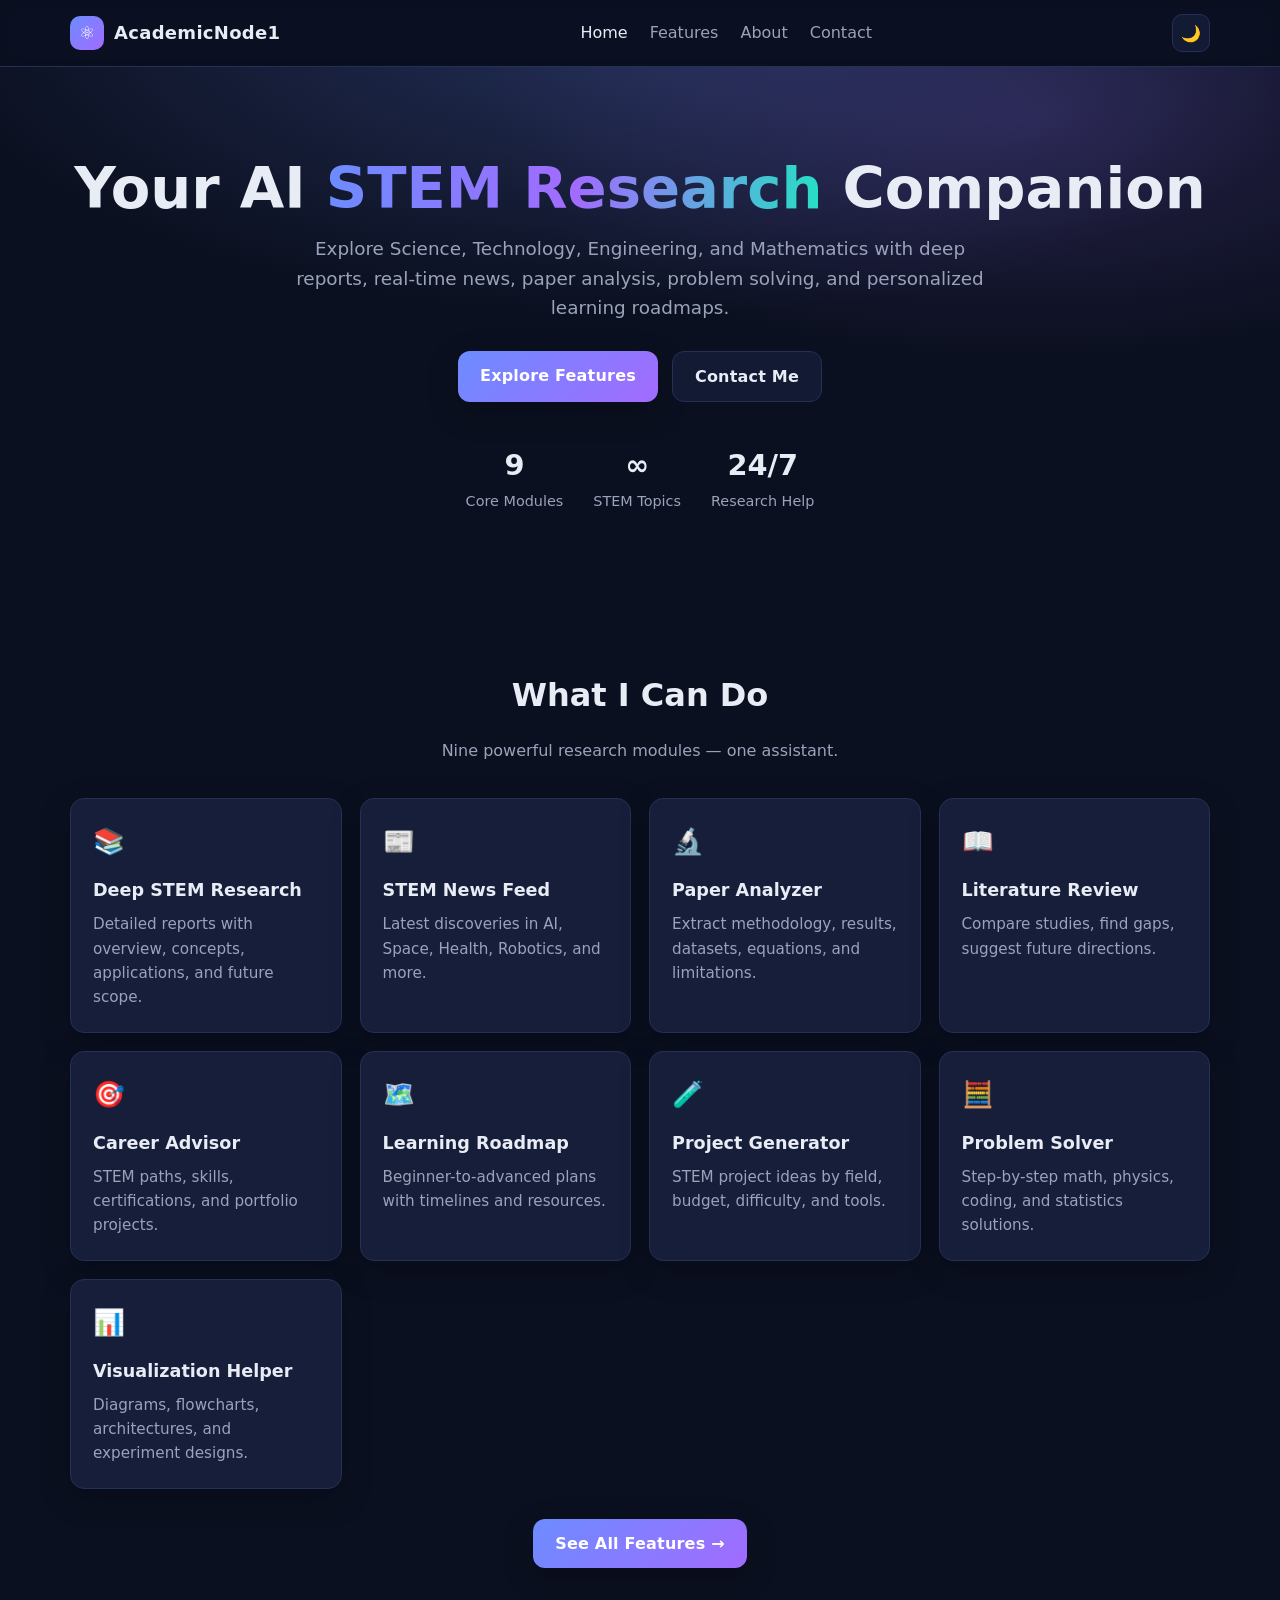
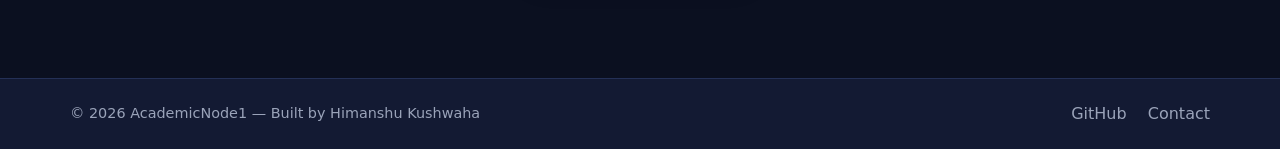
<file: index.html>
<!DOCTYPE html>
<html lang="en">
<head>
  <meta charset="UTF-8" />
  <meta name="viewport" content="width=device-width, initial-scale=1.0" />
  <title>AcademicNode1 — AI STEM Research Agent</title>
  <meta name="description" content="AcademicNode1 is an AI-powered STEM research agent for deep research, news, paper analysis, learning roadmaps, and more." />
  <link rel="stylesheet" href="assets/css/style.css" />
  <link rel="icon" href="assets/img/favicon.svg" type="image/svg+xml" />
</head>
<body>
  <header class="navbar">
    <div class="container nav-inner">
      <a href="index.html" class="brand">
        <span class="brand-mark">⚛</span>
        <span class="brand-name">AcademicNode1</span>
      </a>
      <nav class="nav-links">
        <a href="index.html" class="active">Home</a>
        <a href="features.html">Features</a>
        <a href="about.html">About</a>
        <a href="contact.html">Contact</a>
      </nav>
      <button id="themeToggle" class="theme-toggle" aria-label="Toggle theme">🌙</button>
    </div>
  </header>

  <main>
    <section class="hero">
      <div class="container hero-inner">
        <h1>Your AI <span class="grad">STEM Research</span> Companion</h1>
        <p class="lead">
          Explore Science, Technology, Engineering, and Mathematics with deep reports,
          real-time news, paper analysis, problem solving, and personalized learning roadmaps.
        </p>
        <div class="cta-row">
          <a href="features.html" class="btn btn-primary">Explore Features</a>
          <a href="contact.html" class="btn btn-ghost">Contact Me</a>
        </div>
        <div class="hero-stats">
          <div><strong>9</strong><span>Core Modules</span></div>
          <div><strong>∞</strong><span>STEM Topics</span></div>
          <div><strong>24/7</strong><span>Research Help</span></div>
        </div>
      </div>
    </section>

    <section class="features-preview container">
      <h2>What I Can Do</h2>
      <p class="muted">Nine powerful research modules — one assistant.</p>
      <div class="grid">
        <div class="card"><span class="icon">📚</span><h3>Deep STEM Research</h3><p>Detailed reports with overview, concepts, applications, and future scope.</p></div>
        <div class="card"><span class="icon">📰</span><h3>STEM News Feed</h3><p>Latest discoveries in AI, Space, Health, Robotics, and more.</p></div>
        <div class="card"><span class="icon">🔬</span><h3>Paper Analyzer</h3><p>Extract methodology, results, datasets, equations, and limitations.</p></div>
        <div class="card"><span class="icon">📖</span><h3>Literature Review</h3><p>Compare studies, find gaps, suggest future directions.</p></div>
        <div class="card"><span class="icon">🎯</span><h3>Career Advisor</h3><p>STEM paths, skills, certifications, and portfolio projects.</p></div>
        <div class="card"><span class="icon">🗺️</span><h3>Learning Roadmap</h3><p>Beginner-to-advanced plans with timelines and resources.</p></div>
        <div class="card"><span class="icon">🧪</span><h3>Project Generator</h3><p>STEM project ideas by field, budget, difficulty, and tools.</p></div>
        <div class="card"><span class="icon">🧮</span><h3>Problem Solver</h3><p>Step-by-step math, physics, coding, and statistics solutions.</p></div>
        <div class="card"><span class="icon">📊</span><h3>Visualization Helper</h3><p>Diagrams, flowcharts, architectures, and experiment designs.</p></div>
      </div>
      <div class="center"><a class="btn btn-primary" href="features.html">See All Features →</a></div>
    </section>
  </main>

  <footer class="footer">
    <div class="container footer-inner">
      <p>© <span id="year"></span> AcademicNode1 — Built by Himanshu Kushwaha</p>
      <div class="socials">
        <a href="https://github.com/BrokenDecoder" target="_blank" rel="noopener">GitHub</a>
        <a href="contact.html">Contact</a>
      </div>
    </div>
  </footer>

  <script src="assets/js/main.js"></script>
</body>
</html>
</file>
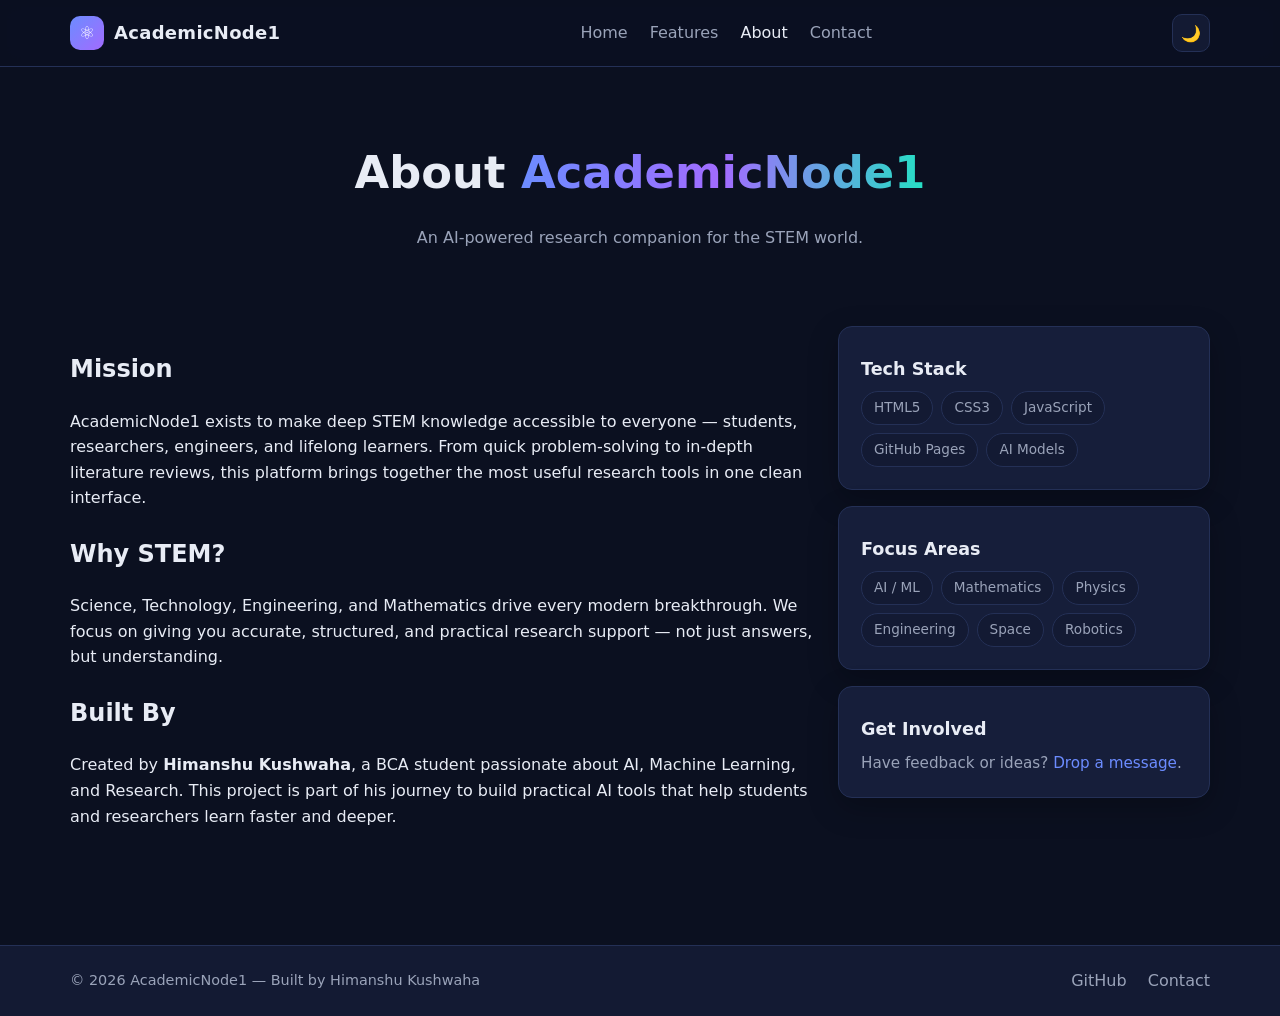
<file: about.html>
<!DOCTYPE html>
<html lang="en">
<head>
  <meta charset="UTF-8" />
  <meta name="viewport" content="width=device-width, initial-scale=1.0" />
  <title>About — AcademicNode1</title>
  <link rel="stylesheet" href="assets/css/style.css" />
  <link rel="icon" href="assets/img/favicon.svg" type="image/svg+xml" />
</head>
<body>
  <header class="navbar">
    <div class="container nav-inner">
      <a href="index.html" class="brand">
        <span class="brand-mark">⚛</span>
        <span class="brand-name">AcademicNode1</span>
      </a>
      <nav class="nav-links">
        <a href="index.html">Home</a>
        <a href="features.html">Features</a>
        <a href="about.html" class="active">About</a>
        <a href="contact.html">Contact</a>
      </nav>
      <button id="themeToggle" class="theme-toggle" aria-label="Toggle theme">🌙</button>
    </div>
  </header>

  <main>
    <section class="page-hero">
      <div class="container">
        <h1>About <span class="grad">AcademicNode1</span></h1>
        <p class="muted">An AI-powered research companion for the STEM world.</p>
      </div>
    </section>

    <section class="container about-grid">
      <div class="about-text">
        <h2>Mission</h2>
        <p>
          AcademicNode1 exists to make deep STEM knowledge accessible to everyone — students, researchers,
          engineers, and lifelong learners. From quick problem-solving to in-depth literature reviews,
          this platform brings together the most useful research tools in one clean interface.
        </p>

        <h2>Why STEM?</h2>
        <p>
          Science, Technology, Engineering, and Mathematics drive every modern breakthrough. We focus on
          giving you accurate, structured, and practical research support — not just answers, but
          understanding.
        </p>

        <h2>Built By</h2>
        <p>
          Created by <strong>Himanshu Kushwaha</strong>, a BCA student passionate about AI, Machine Learning,
          and Research. This project is part of his journey to build practical AI tools that help
          students and researchers learn faster and deeper.
        </p>
      </div>

      <aside class="about-side">
        <div class="card">
          <h3>Tech Stack</h3>
          <ul class="tag-list">
            <li>HTML5</li><li>CSS3</li><li>JavaScript</li>
            <li>GitHub Pages</li><li>AI Models</li>
          </ul>
        </div>
        <div class="card">
          <h3>Focus Areas</h3>
          <ul class="tag-list">
            <li>AI / ML</li><li>Mathematics</li><li>Physics</li>
            <li>Engineering</li><li>Space</li><li>Robotics</li>
          </ul>
        </div>
        <div class="card">
          <h3>Get Involved</h3>
          <p>Have feedback or ideas? <a href="contact.html">Drop a message</a>.</p>
        </div>
      </aside>
    </section>
  </main>

  <footer class="footer">
    <div class="container footer-inner">
      <p>© <span id="year"></span> AcademicNode1 — Built by Himanshu Kushwaha</p>
      <div class="socials">
        <a href="https://github.com/BrokenDecoder" target="_blank" rel="noopener">GitHub</a>
        <a href="contact.html">Contact</a>
      </div>
    </div>
  </footer>

  <script src="assets/js/main.js"></script>
</body>
</html>
</file>
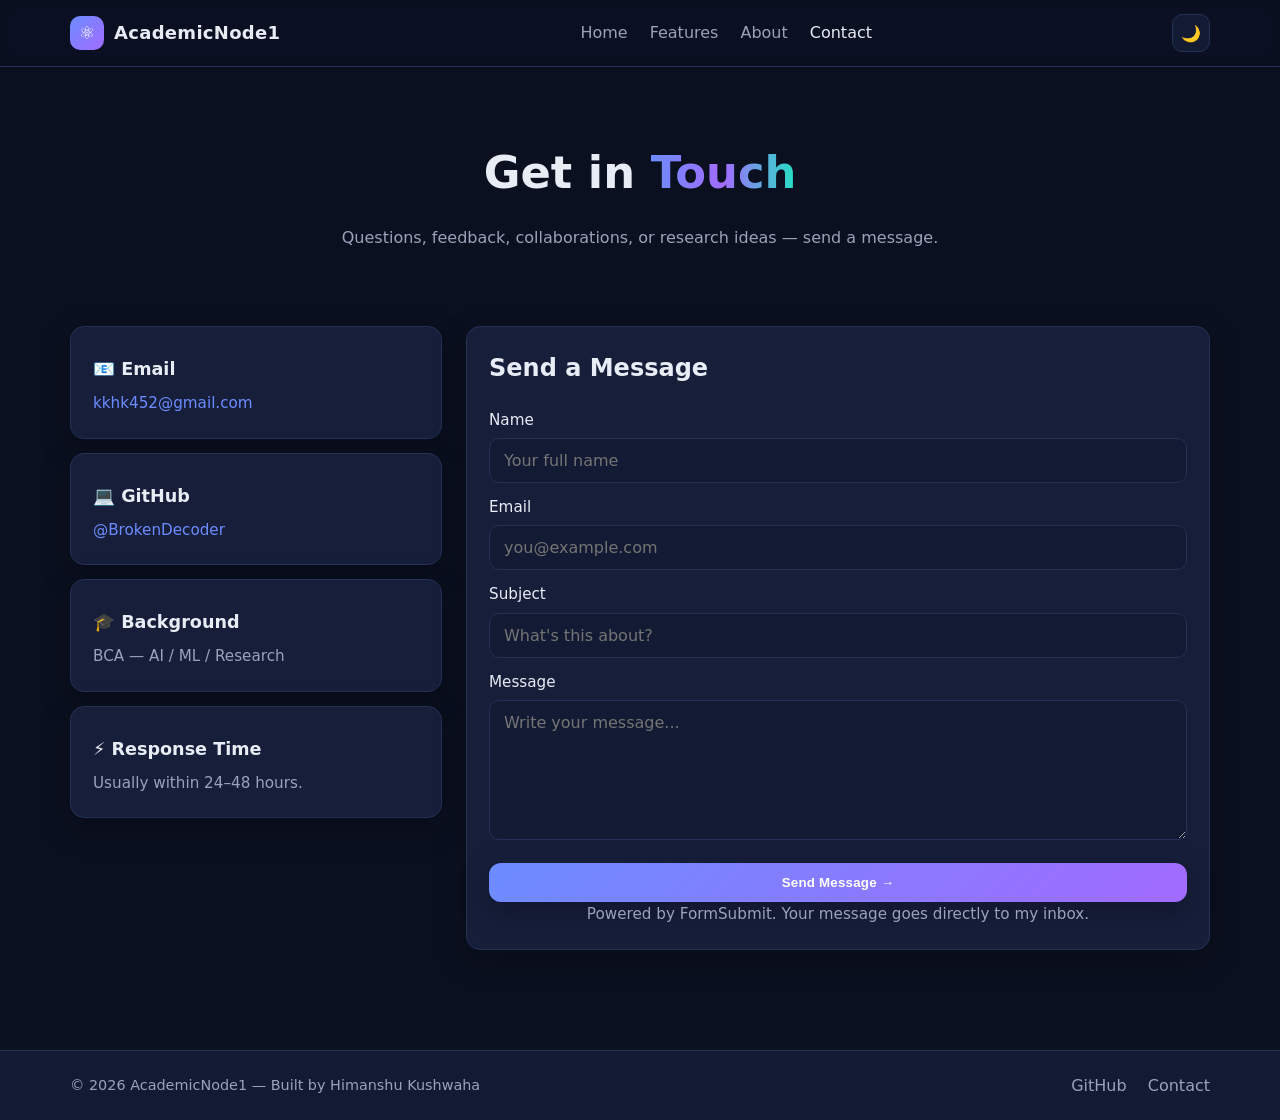
<file: contact.html>
<!DOCTYPE html>
<html lang="en">
<head>
  <meta charset="UTF-8" />
  <meta name="viewport" content="width=device-width, initial-scale=1.0" />
  <title>Contact — AcademicNode1</title>
  <link rel="stylesheet" href="assets/css/style.css" />
  <link rel="icon" href="assets/img/favicon.svg" type="image/svg+xml" />
</head>
<body>
  <header class="navbar">
    <div class="container nav-inner">
      <a href="index.html" class="brand">
        <span class="brand-mark">⚛</span>
        <span class="brand-name">AcademicNode1</span>
      </a>
      <nav class="nav-links">
        <a href="index.html">Home</a>
        <a href="features.html">Features</a>
        <a href="about.html">About</a>
        <a href="contact.html" class="active">Contact</a>
      </nav>
      <button id="themeToggle" class="theme-toggle" aria-label="Toggle theme">🌙</button>
    </div>
  </header>

  <main>
    <section class="page-hero">
      <div class="container">
        <h1>Get in <span class="grad">Touch</span></h1>
        <p class="muted">Questions, feedback, collaborations, or research ideas — send a message.</p>
      </div>
    </section>

    <section class="container contact-grid">

      <div class="contact-info">
        <div class="card">
          <h3>📧 Email</h3>
          <p><a href="mailto:kkhk452@gmail.com">kkhk452@gmail.com</a></p>
        </div>
        <div class="card">
          <h3>💻 GitHub</h3>
          <p><a href="https://github.com/BrokenDecoder" target="_blank" rel="noopener">@BrokenDecoder</a></p>
        </div>
        <div class="card">
          <h3>🎓 Background</h3>
          <p>BCA — AI / ML / Research</p>
        </div>
        <div class="card">
          <h3>⚡ Response Time</h3>
          <p>Usually within 24–48 hours.</p>
        </div>
      </div>

      <form class="contact-form card" id="contactForm" action="https://formsubmit.co/kkhk452@gmail.com" method="POST">
        <!-- FormSubmit anti-spam / config -->
        <input type="hidden" name="_subject" value="New message from AcademicNode1 site" />
        <input type="hidden" name="_captcha" value="false" />
        <input type="hidden" name="_template" value="table" />
        <input type="text" name="_honey" style="display:none" />

        <h2>Send a Message</h2>

        <label for="name">Name</label>
        <input type="text" id="name" name="name" required placeholder="Your full name" />

        <label for="email">Email</label>
        <input type="email" id="email" name="email" required placeholder="you@example.com" />

        <label for="subject">Subject</label>
        <input type="text" id="subject" name="subject" required placeholder="What's this about?" />

        <label for="message">Message</label>
        <textarea id="message" name="message" rows="6" required placeholder="Write your message..."></textarea>

        <button type="submit" class="btn btn-primary">Send Message →</button>
        <p class="form-note">Powered by FormSubmit. Your message goes directly to my inbox.</p>
      </form>

    </section>
  </main>

  <footer class="footer">
    <div class="container footer-inner">
      <p>© <span id="year"></span> AcademicNode1 — Built by Himanshu Kushwaha</p>
      <div class="socials">
        <a href="https://github.com/BrokenDecoder" target="_blank" rel="noopener">GitHub</a>
        <a href="contact.html">Contact</a>
      </div>
    </div>
  </footer>

  <script src="assets/js/main.js"></script>
</body>
</html>
</file>
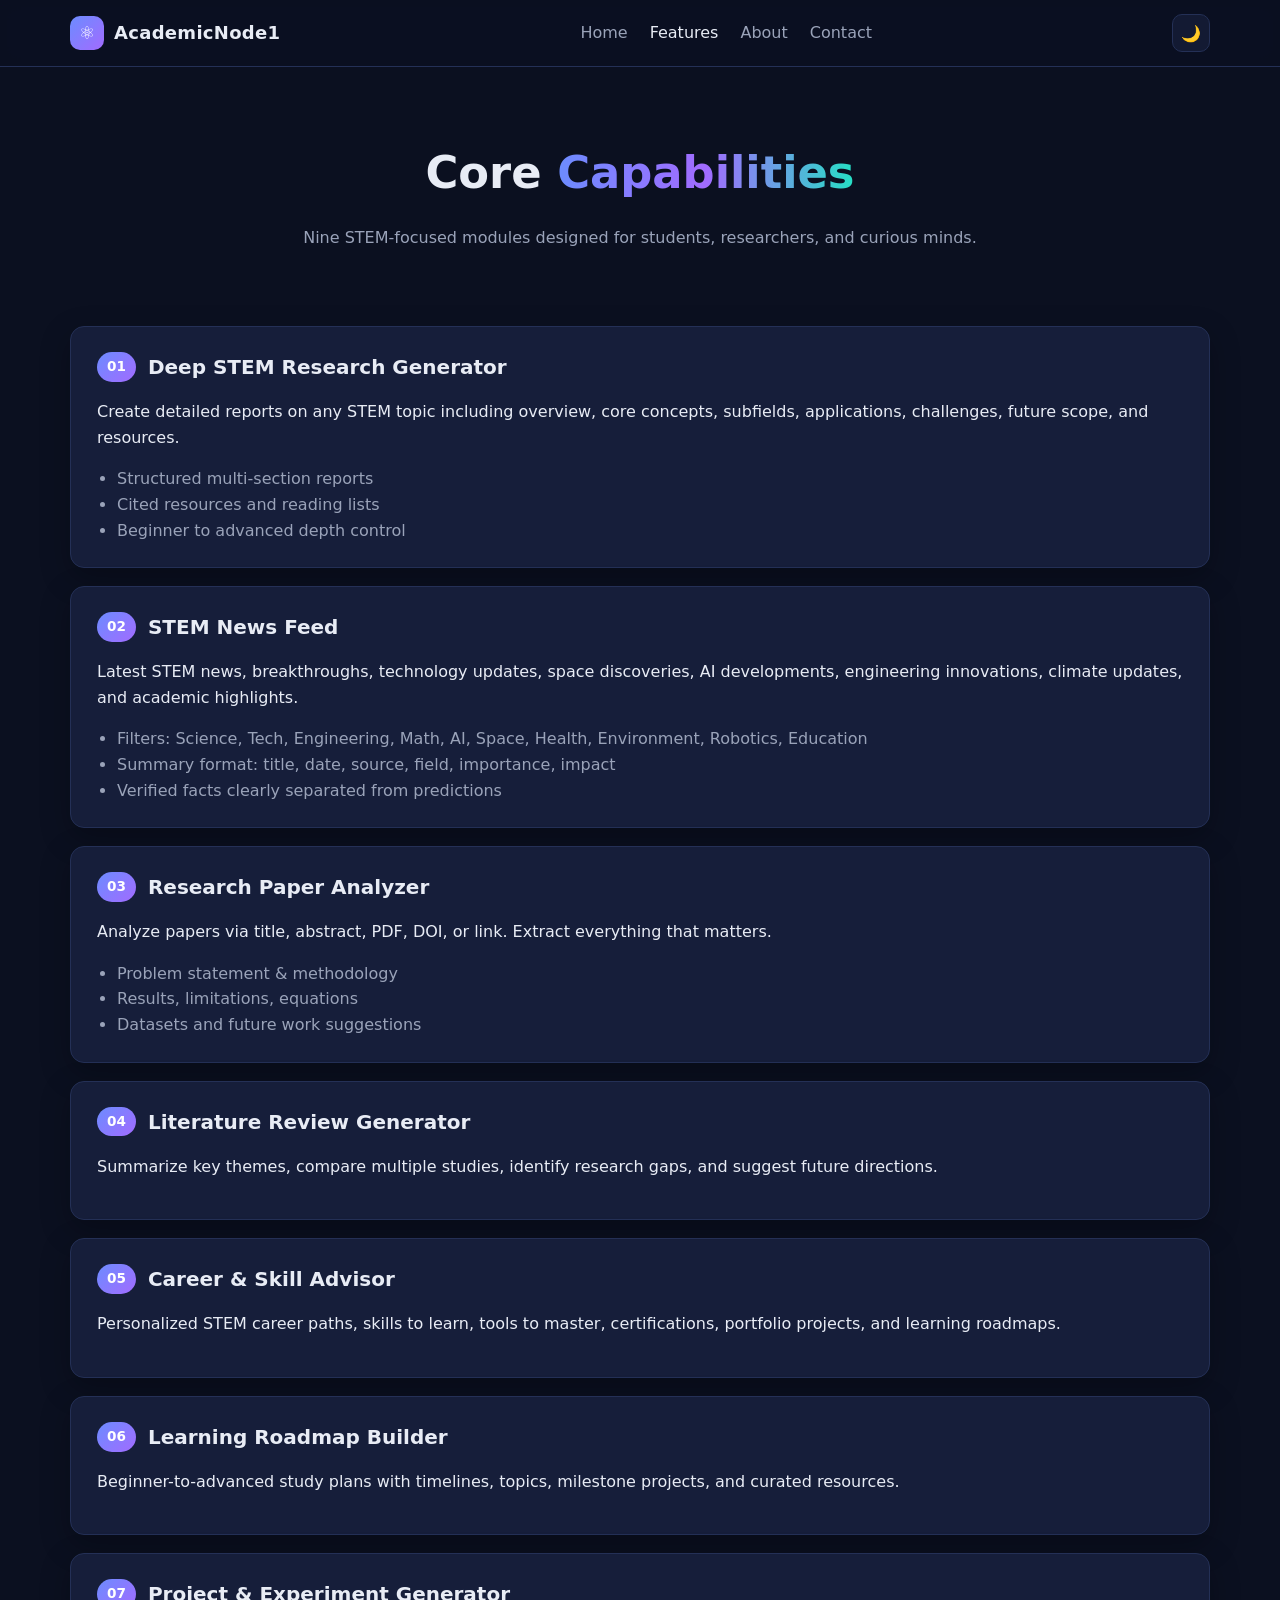
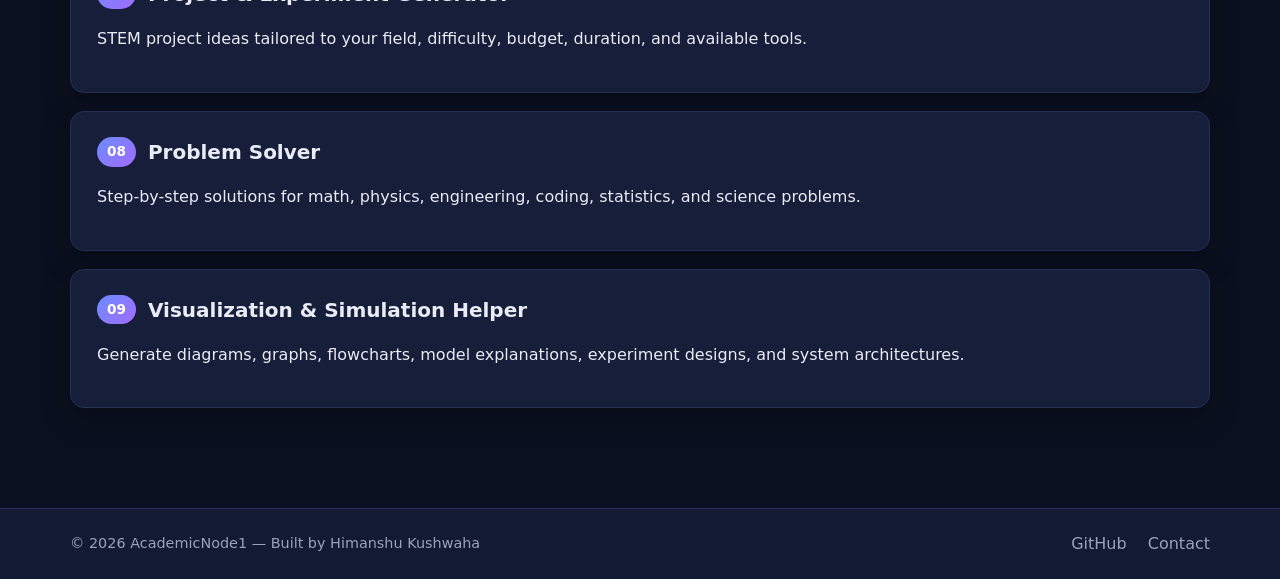
<file: features.html>
<!DOCTYPE html>
<html lang="en">
<head>
  <meta charset="UTF-8" />
  <meta name="viewport" content="width=device-width, initial-scale=1.0" />
  <title>Features — AcademicNode1</title>
  <link rel="stylesheet" href="assets/css/style.css" />
  <link rel="icon" href="assets/img/favicon.svg" type="image/svg+xml" />
</head>
<body>
  <header class="navbar">
    <div class="container nav-inner">
      <a href="index.html" class="brand">
        <span class="brand-mark">⚛</span>
        <span class="brand-name">AcademicNode1</span>
      </a>
      <nav class="nav-links">
        <a href="index.html">Home</a>
        <a href="features.html" class="active">Features</a>
        <a href="about.html">About</a>
        <a href="contact.html">Contact</a>
      </nav>
      <button id="themeToggle" class="theme-toggle" aria-label="Toggle theme">🌙</button>
    </div>
  </header>

  <main>
    <section class="page-hero">
      <div class="container">
        <h1>Core <span class="grad">Capabilities</span></h1>
        <p class="muted">Nine STEM-focused modules designed for students, researchers, and curious minds.</p>
      </div>
    </section>

    <section class="container feature-list">

      <article class="feature-block">
        <h2><span class="num">01</span> Deep STEM Research Generator</h2>
        <p>Create detailed reports on any STEM topic including overview, core concepts, subfields, applications, challenges, future scope, and resources.</p>
        <ul>
          <li>Structured multi-section reports</li>
          <li>Cited resources and reading lists</li>
          <li>Beginner to advanced depth control</li>
        </ul>
      </article>

      <article class="feature-block">
        <h2><span class="num">02</span> STEM News Feed</h2>
        <p>Latest STEM news, breakthroughs, technology updates, space discoveries, AI developments, engineering innovations, climate updates, and academic highlights.</p>
        <ul>
          <li>Filters: Science, Tech, Engineering, Math, AI, Space, Health, Environment, Robotics, Education</li>
          <li>Summary format: title, date, source, field, importance, impact</li>
          <li>Verified facts clearly separated from predictions</li>
        </ul>
      </article>

      <article class="feature-block">
        <h2><span class="num">03</span> Research Paper Analyzer</h2>
        <p>Analyze papers via title, abstract, PDF, DOI, or link. Extract everything that matters.</p>
        <ul>
          <li>Problem statement &amp; methodology</li>
          <li>Results, limitations, equations</li>
          <li>Datasets and future work suggestions</li>
        </ul>
      </article>

      <article class="feature-block">
        <h2><span class="num">04</span> Literature Review Generator</h2>
        <p>Summarize key themes, compare multiple studies, identify research gaps, and suggest future directions.</p>
      </article>

      <article class="feature-block">
        <h2><span class="num">05</span> Career &amp; Skill Advisor</h2>
        <p>Personalized STEM career paths, skills to learn, tools to master, certifications, portfolio projects, and learning roadmaps.</p>
      </article>

      <article class="feature-block">
        <h2><span class="num">06</span> Learning Roadmap Builder</h2>
        <p>Beginner-to-advanced study plans with timelines, topics, milestone projects, and curated resources.</p>
      </article>

      <article class="feature-block">
        <h2><span class="num">07</span> Project &amp; Experiment Generator</h2>
        <p>STEM project ideas tailored to your field, difficulty, budget, duration, and available tools.</p>
      </article>

      <article class="feature-block">
        <h2><span class="num">08</span> Problem Solver</h2>
        <p>Step-by-step solutions for math, physics, engineering, coding, statistics, and science problems.</p>
      </article>

      <article class="feature-block">
        <h2><span class="num">09</span> Visualization &amp; Simulation Helper</h2>
        <p>Generate diagrams, graphs, flowcharts, model explanations, experiment designs, and system architectures.</p>
      </article>

    </section>
  </main>

  <footer class="footer">
    <div class="container footer-inner">
      <p>© <span id="year"></span> AcademicNode1 — Built by Himanshu Kushwaha</p>
      <div class="socials">
        <a href="https://github.com/BrokenDecoder" target="_blank" rel="noopener">GitHub</a>
        <a href="contact.html">Contact</a>
      </div>
    </div>
  </footer>

  <script src="assets/js/main.js"></script>
</body>
</html>
</file>
<file: assets/css/style.css>
/* ===== AcademicNode1 — Global Styles ===== */
:root {
  --bg: #0b1020;
  --bg-soft: #131a33;
  --card: #161e3a;
  --text: #e8ecf5;
  --muted: #9aa3b9;
  --primary: #6c8cff;
  --primary-2: #a26bff;
  --accent: #25e0c4;
  --border: #243056;
  --shadow: 0 10px 30px rgba(0,0,0,.25);
  --radius: 14px;
}
[data-theme="light"] {
  --bg: #f6f8ff;
  --bg-soft: #ffffff;
  --card: #ffffff;
  --text: #131a33;
  --muted: #5b6377;
  --primary: #4458e6;
  --primary-2: #8a3bff;
  --accent: #0bbfa6;
  --border: #e3e8f5;
  --shadow: 0 10px 30px rgba(40,55,120,.08);
}

* { box-sizing: border-box; }
html, body { margin: 0; padding: 0; }
body {
  font-family: 'Inter', system-ui, -apple-system, Segoe UI, Roboto, Helvetica, Arial, sans-serif;
  background: var(--bg);
  color: var(--text);
  line-height: 1.6;
  transition: background .25s ease, color .25s ease;
}
a { color: var(--primary); text-decoration: none; }
a:hover { text-decoration: underline; }

.container { width: 92%; max-width: 1140px; margin: 0 auto; }

/* ===== Navbar ===== */
.navbar {
  position: sticky; top: 0; z-index: 50;
  background: rgba(11,16,32,.85);
  backdrop-filter: saturate(160%) blur(10px);
  border-bottom: 1px solid var(--border);
}
[data-theme="light"] .navbar { background: rgba(255,255,255,.85); }
.nav-inner { display: flex; align-items: center; justify-content: space-between; padding: 14px 0; }
.brand { display: flex; align-items: center; gap: 10px; font-weight: 700; color: var(--text); }
.brand-mark {
  display: inline-grid; place-items: center;
  width: 34px; height: 34px; border-radius: 10px;
  background: linear-gradient(135deg, var(--primary), var(--primary-2));
  color: white; font-size: 18px;
}
.brand-name { font-size: 18px; letter-spacing: .3px; }
.nav-links { display: flex; gap: 22px; }
.nav-links a { color: var(--muted); font-weight: 500; }
.nav-links a:hover, .nav-links a.active { color: var(--text); text-decoration: none; }
.theme-toggle {
  background: var(--bg-soft); color: var(--text);
  border: 1px solid var(--border); border-radius: 10px;
  width: 38px; height: 38px; cursor: pointer; font-size: 16px;
}

/* ===== Hero ===== */
.hero {
  padding: 90px 0 60px;
  background: radial-gradient(1200px 500px at 50% -10%, rgba(108,140,255,.25), transparent 60%),
              radial-gradient(900px 400px at 80% 10%, rgba(162,107,255,.18), transparent 60%);
}
.hero-inner { text-align: center; }
.hero h1 { font-size: clamp(2rem, 5vw, 3.6rem); margin: 0 0 14px; line-height: 1.1; }
.grad {
  background: linear-gradient(90deg, var(--primary), var(--primary-2), var(--accent));
  -webkit-background-clip: text; background-clip: text; color: transparent;
}
.lead { font-size: 1.15rem; color: var(--muted); max-width: 720px; margin: 0 auto 28px; }
.cta-row { display: flex; gap: 14px; justify-content: center; flex-wrap: wrap; margin-bottom: 40px; }
.btn {
  display: inline-block; padding: 12px 22px; border-radius: 12px;
  font-weight: 600; letter-spacing: .2px; cursor: pointer; border: none;
  transition: transform .15s ease, box-shadow .15s ease, background .2s ease;
}
.btn:hover { transform: translateY(-2px); text-decoration: none; }
.btn-primary { color: white; background: linear-gradient(135deg, var(--primary), var(--primary-2)); box-shadow: var(--shadow); }
.btn-ghost { color: var(--text); background: var(--bg-soft); border: 1px solid var(--border); }

.hero-stats {
  display: flex; gap: 30px; justify-content: center; flex-wrap: wrap;
  margin-top: 10px;
}
.hero-stats div { text-align: center; }
.hero-stats strong { display: block; font-size: 1.8rem; color: var(--text); }
.hero-stats span { color: var(--muted); font-size: .9rem; }

/* ===== Sections ===== */
.features-preview { padding: 70px 0; text-align: center; }
.features-preview h2 { font-size: 2rem; margin-bottom: 6px; }
.muted { color: var(--muted); }
.center { text-align: center; margin-top: 30px; }

.grid {
  display: grid; gap: 18px; margin: 35px 0 10px;
  grid-template-columns: repeat(auto-fit, minmax(240px, 1fr));
}
.card {
  background: var(--card);
  border: 1px solid var(--border);
  border-radius: var(--radius);
  padding: 22px;
  text-align: left;
  box-shadow: var(--shadow);
  transition: transform .15s ease, border-color .2s ease;
}
.card:hover { transform: translateY(-4px); border-color: var(--primary); }
.card .icon { font-size: 1.6rem; display: inline-block; margin-bottom: 8px; }
.card h3 { margin: 6px 0 8px; font-size: 1.1rem; }
.card p { margin: 0; color: var(--muted); font-size: .95rem; }

/* ===== Page Hero (sub-pages) ===== */
.page-hero { padding: 70px 0 30px; text-align: center; }
.page-hero h1 { font-size: clamp(1.8rem, 4vw, 2.8rem); margin: 0 0 8px; }

/* ===== Features list ===== */
.feature-list { padding: 30px 0 60px; display: grid; gap: 18px; }
.feature-block {
  background: var(--card);
  border: 1px solid var(--border);
  border-radius: var(--radius);
  padding: 24px 26px;
  box-shadow: var(--shadow);
}
.feature-block h2 { margin: 0 0 8px; font-size: 1.25rem; display: flex; align-items: center; gap: 12px; }
.feature-block .num {
  font-size: .85rem; color: white;
  background: linear-gradient(135deg, var(--primary), var(--primary-2));
  padding: 4px 10px; border-radius: 999px;
}
.feature-block ul { margin: 10px 0 0; padding-left: 20px; color: var(--muted); }

/* ===== About ===== */
.about-grid {
  display: grid; gap: 24px; padding: 30px 0 60px;
  grid-template-columns: 2fr 1fr;
}
@media (max-width: 800px) { .about-grid { grid-template-columns: 1fr; } }
.about-text h2 { margin-top: 24px; }
.about-side { display: grid; gap: 16px; align-content: start; }
.tag-list { list-style: none; padding: 0; margin: 8px 0 0; display: flex; flex-wrap: wrap; gap: 8px; }
.tag-list li {
  background: var(--bg-soft); border: 1px solid var(--border);
  padding: 5px 12px; border-radius: 999px; font-size: .85rem; color: var(--muted);
}

/* ===== Contact ===== */
.contact-grid {
  display: grid; gap: 24px; padding: 30px 0 60px;
  grid-template-columns: 1fr 2fr;
}
@media (max-width: 800px) { .contact-grid { grid-template-columns: 1fr; } }
.contact-info { display: grid; gap: 14px; align-content: start; }
.contact-form h2 { margin-top: 0; }
.contact-form label { display: block; margin: 12px 0 6px; font-weight: 500; font-size: .95rem; }
.contact-form input,
.contact-form textarea {
  width: 100%; padding: 12px 14px;
  background: var(--bg-soft); color: var(--text);
  border: 1px solid var(--border); border-radius: 10px;
  font-family: inherit; font-size: 1rem;
  outline: none; transition: border-color .15s ease;
}
.contact-form input:focus,
.contact-form textarea:focus { border-color: var(--primary); }
.contact-form button { margin-top: 16px; width: 100%; }
.form-note { color: var(--muted); font-size: .85rem; margin-top: 12px; text-align: center; }

/* ===== Footer ===== */
.footer {
  border-top: 1px solid var(--border);
  padding: 22px 0;
  margin-top: 40px;
  background: var(--bg-soft);
}
.footer-inner { display: flex; justify-content: space-between; align-items: center; flex-wrap: wrap; gap: 10px; }
.footer p { margin: 0; color: var(--muted); font-size: .9rem; }
.socials a { margin-left: 16px; color: var(--muted); }
.socials a:hover { color: var(--text); }
</file>
